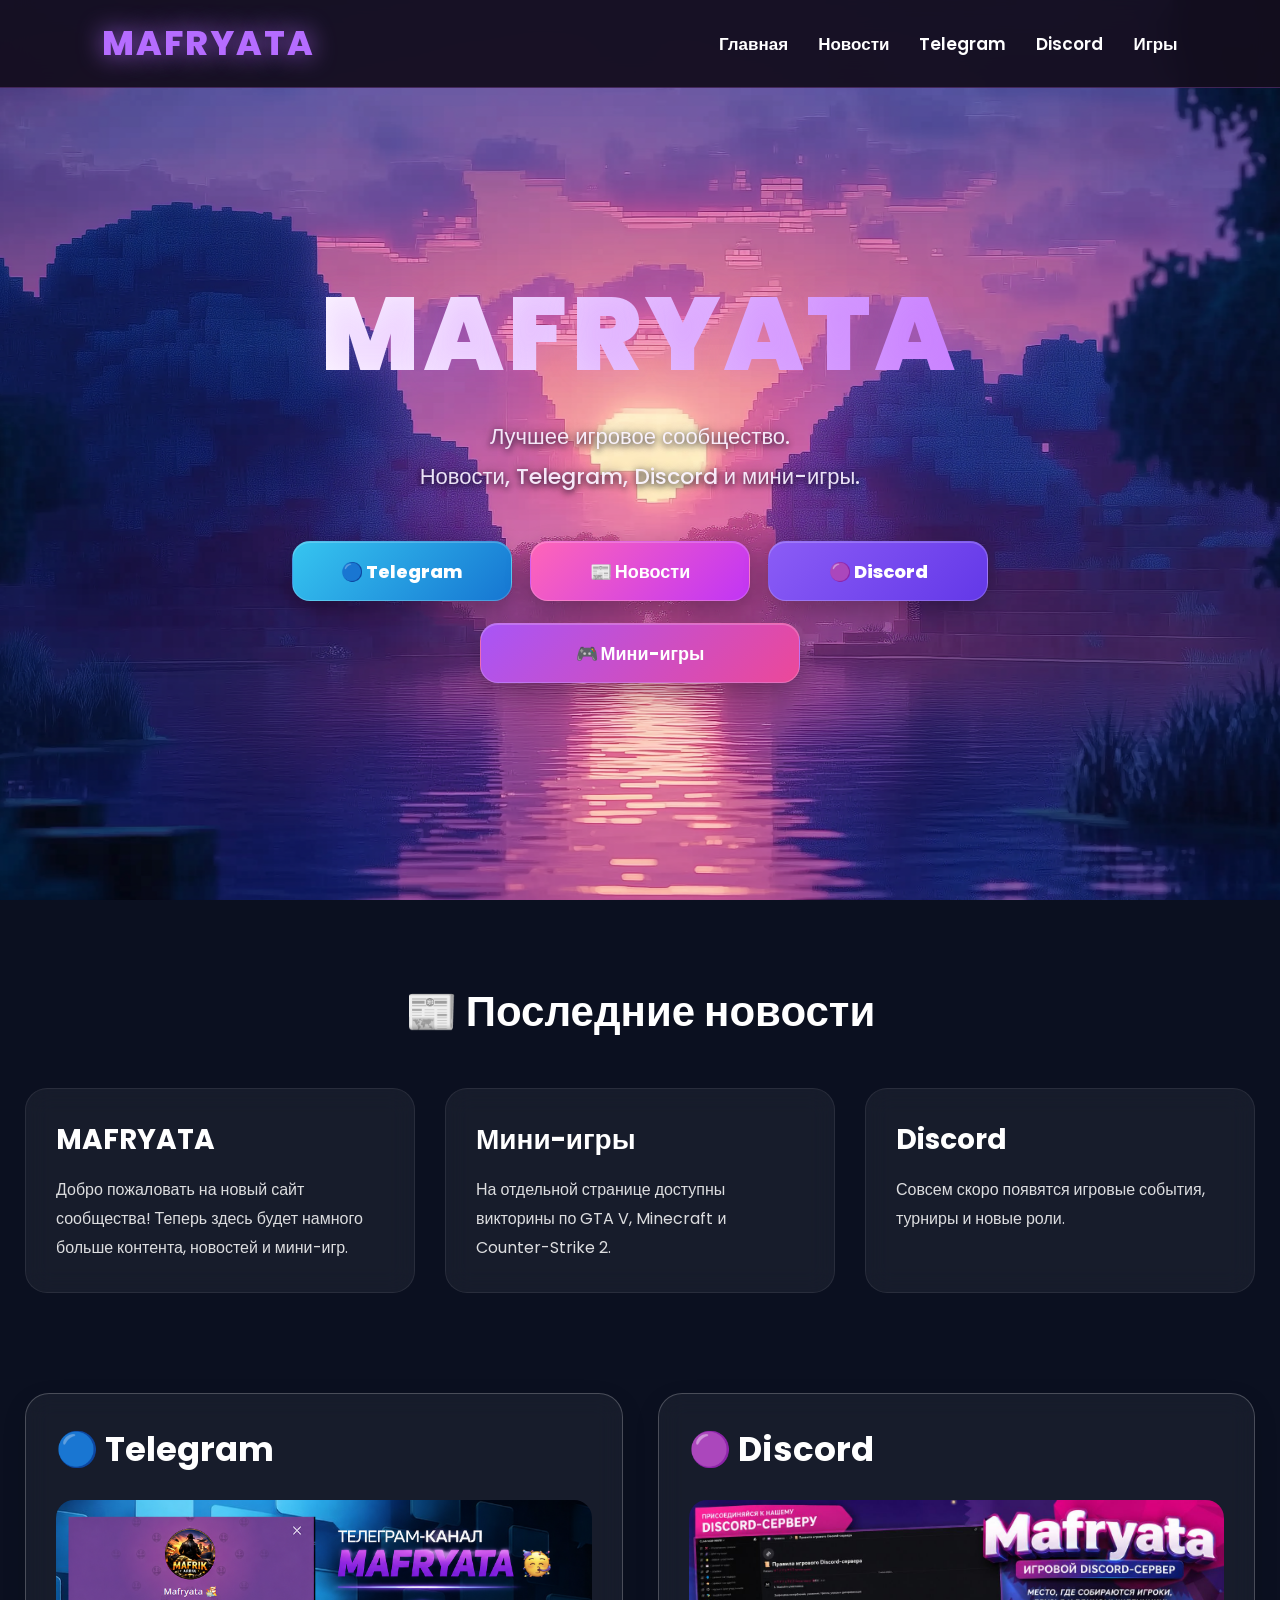
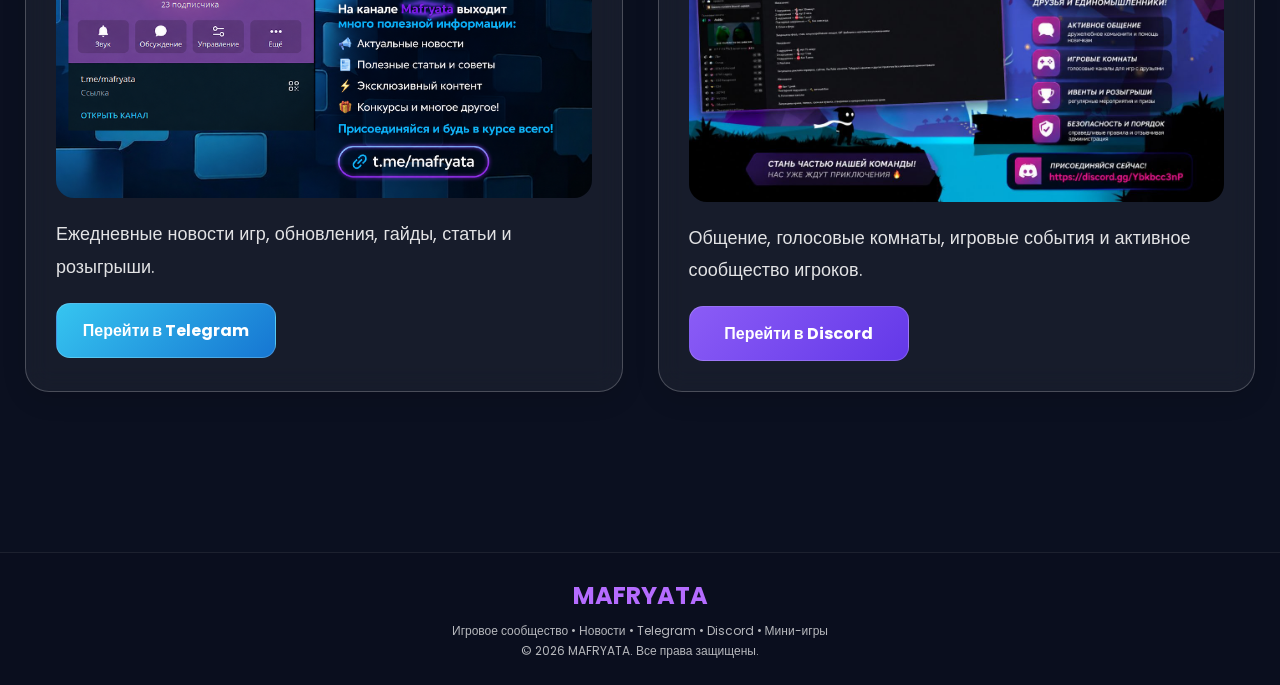
<file: index.html>
<!DOCTYPE html>
<html lang="ru">

<head>

<meta charset="UTF-8">
<meta name="viewport" content="width=device-width, initial-scale=1.0">

<title>MAFRYATA | Игровое сообщество</title>

<meta name="description" content="MAFRYATA — игровое сообщество. Новости, Telegram, Discord и мини-игры.">

<link rel="stylesheet" href="style.css">

<link rel="preconnect" href="https://fonts.googleapis.com">
<link rel="preconnect" href="https://fonts.gstatic.com" crossorigin>

<link href="https://fonts.googleapis.com/css2?family=Poppins:wght@300;400;500;600;700;800&display=swap" rel="stylesheet">

</head>

<body>

<div class="background"></div>

<header>

<div class="logo">
MAFRYATA
</div>

<div class="menu-toggle" onclick="toggleMenu()">
☰
</div>

<nav id="navMenu">

<a href="#">Главная</a>

<a href="#news">Новости</a>

<a href="#telegram">Telegram</a>

<a href="#discord">Discord</a>

<a href="games.html">Игры</a>

</nav>

</header>

<section class="hero">

<div class="hero-content">

<h1>MAFRYATA</h1>

<p>

Лучшее игровое сообщество.<br>

Новости, Telegram, Discord и мини-игры.

</p>

<div class="main-buttons">

<div class="top-buttons">

<a href="#telegram" class="btn telegram">

🔵 Telegram

</a>

<a href="#news" class="btn news">

📰 Новости

</a>

<a href="#discord" class="btn discord">

🟣 Discord

</a>

</div>

<a href="games.html" class="btn games">

🎮 Мини-игры

</a>

</div>

</div>

</section>

<section class="news-section" id="news">

<h2>

📰 Последние новости

</h2>

<div class="news-grid">

<div class="news-card">

<h3>MAFRYATA</h3>

<p>

Добро пожаловать на новый сайт сообщества!

Теперь здесь будет намного больше контента, новостей и мини-игр.

</p>

</div>

<div class="news-card">

<h3>Мини-игры</h3>

<p>

На отдельной странице доступны викторины по GTA V, Minecraft и Counter-Strike 2.

</p>

</div>

<div class="news-card">

<h3>Discord</h3>

<p>

Совсем скоро появятся игровые события, турниры и новые роли.

</p>

</div>

</div>

</section>
<section class="socials">

<div class="card" id="telegram">

<h2>🔵 Telegram</h2>

<img
src="images/telegram1.webp"
class="preview"
loading="lazy"
decoding="async"
alt="Telegram">

<p>

Ежедневные новости игр, обновления, гайды, статьи и розыгрыши.

</p>

<a
href="https://t.me/mafryata"
target="_blank"
class="telegramButton">

Перейти в Telegram

</a>

</div>

<div class="card" id="discord">

<h2>🟣 Discord</h2>

<img
src="images/discord1.webp"
class="preview"
loading="lazy"
decoding="async"
alt="Discord">

<p>

Общение, голосовые комнаты, игровые события и активное сообщество игроков.

</p>

<a
href="https://discord.gg/WU2s5YCsh7"
target="_blank"
class="discordButton">

Перейти в Discord

</a>

</div>

</section>

<footer>

<div class="footer-content">

<h3>MAFRYATA</h3>

<p>

Игровое сообщество • Новости • Telegram • Discord • Мини-игры

</p>

<p>

© 2026 MAFRYATA. Все права защищены.

</p>

</div>

</footer>

<script src="script.js"></script>

</body>
</html>
</file>
<file: style.css>
/* =======================================
   MAFRYATA
   Modern Gaming Portal
======================================= */
*{
    margin:0;
    padding:0;
    box-sizing:border-box;
}

html{
    scroll-behavior:smooth;
}

body{
    font-family:"Poppins",sans-serif;
    background:#0b1020;
    color:#ffffff;
    overflow-x:hidden;
}


/* =======================================
   Background
======================================= */

.background {
    position: fixed;
    inset: 0;
    z-index: -1;

    background-image: url("./images/background.webp");
    background-size: cover;
    background-position: center;
    background-repeat: no-repeat;
}


/* =======================================
   Header
======================================= */


header{
    position:fixed;
    top:0;
    left:0;
    width:100%;
    display:flex;
    justify-content:space-between;
    align-items:center;
    padding:18px 8%;
    background:rgba(20, 13, 29, 0.94);
    backdrop-filter:blur(14px);
    border-bottom:1px solid rgba(198, 107, 255, 0.25);
    z-index:999;
}

/* =======================================
   Logo
======================================= */

.logo{
    font-size:34px;
    font-weight:800;
    color:#b56cff;
    letter-spacing:2px;
    text-shadow:0 0 25px rgba(181,108,255,.8);
    user-select:none;
}

/* =======================================
   Navigation
======================================= */

nav{
    display:flex;
    align-items:center;
    gap:30px;
}

nav a{
    color:#ffffff;
    text-decoration:none;
    font-size:17px;
    font-weight:600;
    transition:.3s;
}

nav a:hover{
    color:#8d67e0;
}

/* =======================================
   Mobile Menu Button
======================================= */

.menu-toggle{
    display:none;
    font-size:34px;
    cursor:pointer;
    color:#ffffff;
}

/* =======================================
   Hero
======================================= */

.hero{
    min-height:100vh;
    display:flex;
    justify-content:center;
    align-items:center;
    text-align:center;
    padding:140px 20px 80px;
}


.hero-content > p{
    display:table;
    max-width:100%;
    margin:0 auto 45px;
    padding:12px 22px;
    border-radius:14px;
    background:rgba(18, 12, 28, 0.62);
    border:1px solid rgba(255,255,255,0.12);
    color:#FFFFFF;
    font-size:22px;
    font-weight:500;
    line-height:1.8;
    text-shadow:0 2px 5px rgba(0,0,0,0.8);
}
@media (max-width: 600px){
    .hero-content > p{
        font-size:17px;
        padding:10px 14px;
    }
}


.hero p{
    font-size:22px;
    line-height:1.8;
    color:#FFFFFF;
    opacity:1;
    font-weight:500;
    margin-bottom:45px;
    text-shadow:
        0 2px 5px rgba(0,0,0,0.95),
        0 0 15px rgba(0,0,0,0.65);
}

.hero p{
    font-size:22px;
    line-height:1.8;
    opacity:.92;
    margin-bottom:45px;
}
/* =======================================
   Buttons
======================================= */

.main-buttons{
    display:flex;
    flex-direction:column;
    align-items:center;
    gap:22px;
}

.top-buttons{
    display:flex;
    justify-content:center;
    gap:20px;
    flex-wrap:wrap;
}

.btn{
    display:flex;
    justify-content:center;
    align-items:center;

    width:220px;
    height:60px;

    border-radius:18px;

    text-decoration:none;
    color:#fff;

    font-size:18px;
    font-weight:700;

    transition:.3s;

    box-shadow:0 15px 35px rgba(0,0,0,.35);
}

.btn:hover{

    transform:translateY(-6px) scale(1.05);

}

.telegram{

    background:linear-gradient(135deg,#229ED9,#1b7db0);

}

.telegram:hover{

    box-shadow:0 0 25px #229ED9;

}

.news{

    background:linear-gradient(135deg,#ff9800,#ff6a00);

}

.news:hover{

    box-shadow:0 0 25px #ff9800;

}

.discord{

    background:linear-gradient(135deg,#5865F2,#7b42ff);

}

.discord:hover{

    box-shadow:0 0 25px #7b42ff;

}

.games{

    width:320px;

    background:linear-gradient(135deg,#8f5cff,#4d9dff);

}

.games:hover{

    box-shadow:0 0 30px #8f5cff;

}

/* =======================================
   Main
======================================= */

main{

    max-width:1300px;

    margin:auto;

    padding:80px 25px;

}

/* =======================================
   News
======================================= */

.news-section{

    max-width:1300px;

    margin:auto;

    padding:80px 25px;

}

.news-section h2{

    text-align:center;

    font-size:42px;

    margin-bottom:45px;

}

.news-grid{

    display:grid;

    grid-template-columns:repeat(auto-fit,minmax(320px,1fr));

    gap:30px;

}

.news-card{

    background:rgba(255,255,255,.05);

    border:1px solid rgba(255,255,255,.08);

    backdrop-filter:blur(12px);

    border-radius:22px;

    padding:30px;

    transition:.35s;

}

.news-card:hover{

    transform:translateY(-10px);

    box-shadow:0 18px 40px rgba(143,92,255,.35);

}

.news-card h3{

    font-size:28px;

    margin-bottom:15px;

}

.news-card p{

    line-height:1.8;

    opacity:.85;

}

/* =======================================
   Social Cards
======================================= */

.socials{

    max-width:1300px;

    margin:auto;

    padding:20px 25px 80px;

    display:grid;

    grid-template-columns:repeat(auto-fit,minmax(420px,1fr));

    gap:35px;

}
/* =======================================
   Telegram & Discord Cards
======================================= */

.card {
    background: rgba(255, 255, 255, 0.05);
    border: 1px solid rgba(255, 255, 255, 0.22);
    backdrop-filter: blur(12px);
    -webkit-backdrop-filter: blur(12px);

    border-radius: 24px;
    padding: 30px;

    box-shadow: 0 8px 25px rgba(0, 0, 0, 0.12);

    transition:
        transform 0.35s ease,
        box-shadow 0.35s ease,
        border-color 0.35s ease;
}

.card:hover {
    transform: translateY(-7px);

    border-color: rgba(255, 255, 255, 0.55);

    box-shadow:
        0 12px 20px rgba(0, 0, 0, 0.2),
        0 18px 35px rgba(143, 92, 255, 0.28),
        0 8px 18px rgba(143, 92, 255, 0.22);
}
.card h2{

    font-size:34px;

    margin-bottom:25px;

}

.card p{

    font-size:18px;

    line-height:1.8;

    opacity:.88;

    margin:20px 0;

}

.preview{

    width:100%;

    border-radius:18px;

    display:block;

    transition:.35s;

}

.preview:hover{

    transform:scale(1.03);

}

.telegramButton,
.discordButton{

    display:inline-flex;

    justify-content:center;

    align-items:center;

    width:220px;

    height:55px;

    border-radius:14px;

    text-decoration:none;

    color:#fff;

    font-weight:700;

    transition:.3s;

}

.telegramButton{

    background:linear-gradient(135deg,#229ED9,#1b7db0);

}

.telegramButton:hover{

    transform:translateY(-4px);

    box-shadow:0 0 25px #229ED9;

}

.discordButton{

    background:linear-gradient(135deg,#5865F2,#8f5cff);

}

.discordButton:hover{

    transform:translateY(-4px);

    box-shadow:0 0 25px #8f5cff;

}

/* =======================================
   Footer
======================================= */

footer{

    margin-top:80px;

    padding:45px 20px;

    border-top:1px solid rgba(255,255,255,.08);

    background:rgba(10,15,30,.7);

    text-align:center;

}

.footer-content h3{

    font-size:34px;

    color:#b56cff;

    margin-bottom:15px;

}

.footer-content p{

    opacity:.8;

    line-height:1.8;

}

/* =======================================
   Scrollbar
======================================= */

::-webkit-scrollbar{

    width:10px;

}

::-webkit-scrollbar-track{

    background:#0b1020;

}

::-webkit-scrollbar-thumb{

    background:#8f5cff;

    border-radius:20px;

}

::-webkit-scrollbar-thumb:hover{

    background:#b56cff;

}
/* =======================================
   Mobile Version
======================================= */

@media (max-width:900px){

header{

padding:16px 25px;

}

.logo{

font-size:28px;

}

.menu-toggle{

display:block;

font-size:34px;

cursor:pointer;

z-index:1001;

}

#navMenu{

display:none;

position:absolute;

top:75px;

right:20px;

width:230px;

background:rgba(18,24,45,.98);

backdrop-filter:blur(12px);

border:1px solid rgba(255,255,255,.08);

border-radius:18px;

padding:20px;

flex-direction:column;

gap:18px;

box-shadow:0 20px 40px rgba(0,0,0,.45);

}

#navMenu.active{

display:flex;

animation:menu .25s ease;

}

nav a{

font-size:17px;

}

.hero{

padding:120px 20px 60px;

}

.hero h1{

font-size:50px;

}

.hero p{

font-size:18px;

}

.top-buttons{

flex-direction:column;

width:100%;

align-items:center;

}

.btn{

width:100%;

max-width:320px;

}

.games{

width:100%;

max-width:320px;

}

.news-grid{

grid-template-columns:1fr;

}

.socials{

grid-template-columns:1fr;

}

.card{

padding:22px;

}

.card h2{

font-size:28px;

}

.card p{

font-size:16px;

}

.preview{

border-radius:15px;

}

.telegramButton,
.discordButton{

width:100%;

}

footer{

padding:35px 20px;

}

}

/* =======================================
   Small Phones
======================================= */

@media (max-width:480px){

.logo{

font-size:24px;

}

.hero h1{

font-size:40px;

}

.hero p{

font-size:16px;

}

.news-section h2{

font-size:30px;

}

.card h2{

font-size:24px;

}

}

/* =======================================
   Animation
======================================= */

@keyframes menu{

from{

opacity:0;

transform:translateY(-10px);

}

to{

opacity:1;

transform:translateY(0);

}

}

/* Большой заголовок MAFRYATA */
.hero h1 {
    font-size: 100px;
    font-weight: 900;
    letter-spacing: 4px;
    line-height: 1.15;

    background: linear-gradient(
        90deg,
        #FFFFFF 0%,
        #E9C6FF 45%,
        #C77DFF 100%
    );

    -webkit-background-clip: text;
    background-clip: text;
    -webkit-text-fill-color: transparent;

    text-shadow: 0 0 30px rgba(193, 105, 255, 0.18);

    margin-bottom: 25px;
    transform: scale(1.03);
}

/* Telegram */
.telegram,
.telegramButton {
    background: linear-gradient(135deg, #36C5F0, #1676D2);
    color: #FFFFFF;
}

.telegram:hover,
.telegramButton:hover {
    box-shadow: 0 0 28px rgba(54, 197, 240, 0.65);
}

/* Новости */
.news {
    background: linear-gradient(135deg, #FF65B8, #C135F5);
}

.news:hover {
    box-shadow: 0 0 28px rgba(255, 101, 184, 0.65);
}

/* Discord */
.discord,
.discordButton {
    background: linear-gradient(135deg, #8B5CF6, #6338E8);
    color: #FFFFFF;
}

.discord:hover,
.discordButton:hover {
    box-shadow: 0 0 28px rgba(139, 92, 246, 0.65);
}

/* Мини-игры */
.games {
    background: linear-gradient(135deg, #A855F7, #EC4899);
    color: #FFFFFF;
}

.games:hover {
    box-shadow: 0 0 32px rgba(200, 75, 255, 0.65);
}

/* Общий эффект для кнопок */
.btn,
.telegramButton,
.discordButton {
    border: 1px solid rgba(255, 255, 255, 0.18);
    transition: transform 0.3s ease, box-shadow 0.3s ease;
}

.btn {
    border-radius: 18px;
    font-size: 18px;
    font-weight: 800;
    box-shadow:
        0 8px 25px rgba(0, 0, 0, 0.25),
        inset 0 1px 0 rgba(255, 255, 255, 0.2);
}

.btn:hover {
    transform: translateY(-5px) scale(1.04);
}

.top-buttons {
    gap: 18px;
}

.games {
    border: 1px solid rgba(255, 255, 255, 0.2);
}

/* Описание на главной странице */
.hero-content > p {
    display: block;
    max-width: 850px;
    margin: 0 auto 45px;
    padding: 0;

    background: transparent;
    border: none;
    border-radius: 0;

    color: #F8F2FF;
    font-size: 22px;
    font-weight: 500;
    line-height: 1.8;

    text-shadow:
        0 2px 6px rgba(15, 8, 30, 0.9),
        0 0 14px rgba(15, 8, 30, 0.45);

    box-shadow: none;
}

@media (max-width: 600px) {
    .hero-content > p {
        font-size: 17px;
        padding: 0;
    }
}
/* Уменьшаем текст внизу сайта */
.footer-content h3 {
    font-size: 24px !important;
    margin-bottom: 8px;
}

.footer-content p {
    font-size: 12px !important;
    line-height: 1.6;
    opacity: 0.7;
}

/* Немного уменьшаем сам подвал */
footer {
    padding: 25px 20px;
}

/* Адаптация главной надписи MFL для телефонов */
@media screen and (max-width: 768px) {
    .main-title {
        font-size: clamp(32px, 10vw, 64px);
        max-width: 90%;
        margin-left: auto;
        margin-right: auto;
        text-align: center;
        overflow-wrap: break-word;
    }
}
/* Исправление главного заголовка на телефонах */
@media screen and (max-width: 768px) {
    .hero h1 {
        font-size: clamp(28px, 9vw, 42px);
        line-height: 1.15;
        width: 100%;
        max-width: 100%;
        padding: 0 12px;
        margin-left: auto;
        margin-right: auto;
        text-align: center;
        white-space: normal;
        overflow-wrap: anywhere;
        box-sizing: border-box;
    }
}

/* Красивый футер на мобильных устройствах */
@media screen and (max-width: 768px) {
    footer,
    .footer {
        width: 100%;
        box-sizing: border-box;
        padding: 18px 14px;
        text-align: center;
        overflow-wrap: anywhere;
    }

    footer p,
    .footer p {
        font-size: 12px;
        line-height: 1.7;
        margin: 5px 0;
        text-align: center;
    }
}
</file>
